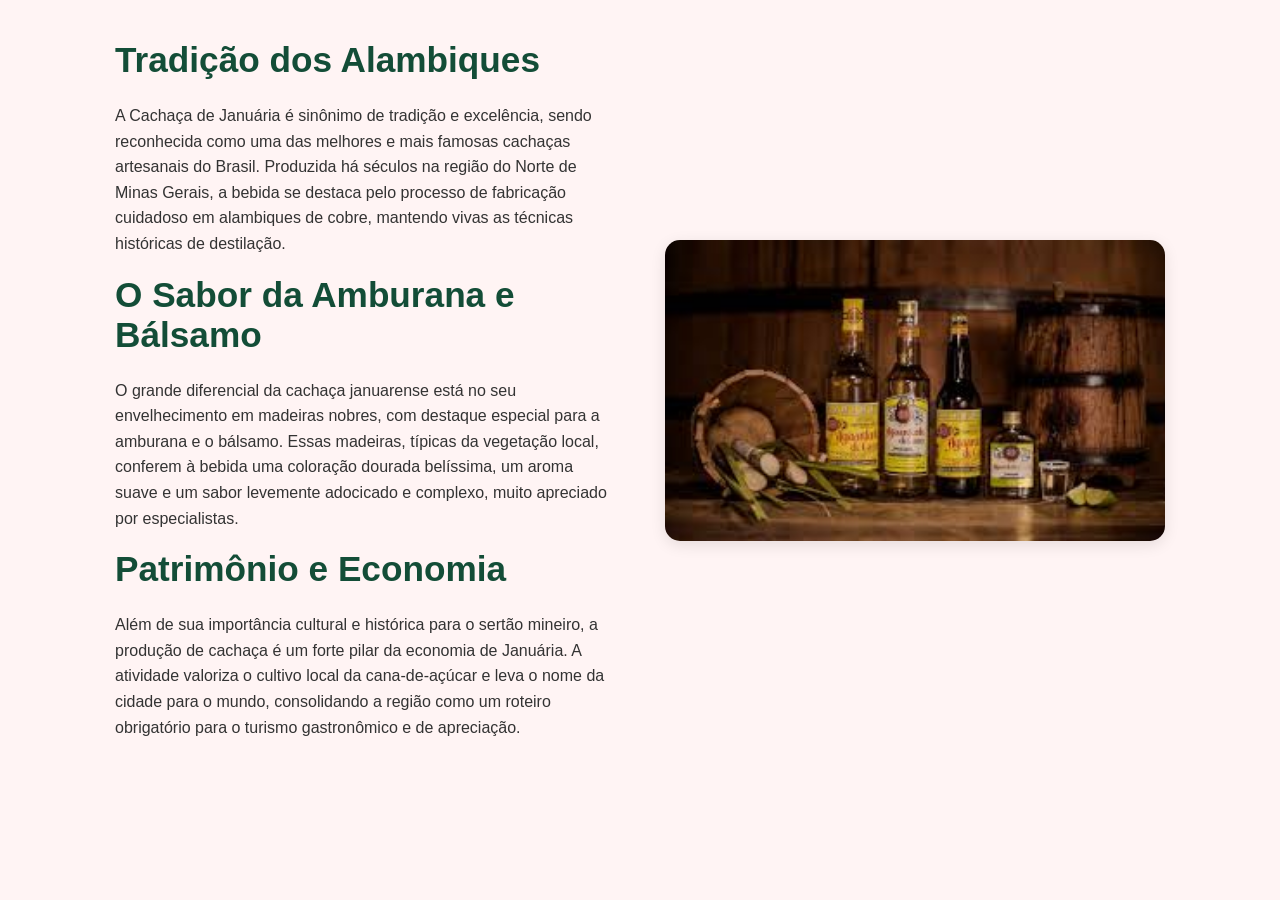
<file: src/pages/cachaca.html>
<!DOCTYPE html>
<html lang="pt-BR">
<head>
    <meta charset="UTF-8">
    <meta name="viewport" content="width=device-width, initial-scale=1.0">
    <title>Cachaça de Januária</title>
    <link rel="stylesheet" href="../style/paginas.css">
</head>
<body>

    
    <main class="container-flex">

        <article class="texto-cachaca">
            <h2>Tradição dos Alambiques</h2> <br>
            <p>
            A Cachaça de Januária é sinônimo de tradição e excelência, sendo reconhecida como uma das melhores e mais famosas cachaças artesanais do Brasil. Produzida há séculos na região do Norte de Minas Gerais, a bebida se destaca pelo processo de fabricação cuidadoso em alambiques de cobre, mantendo vivas as técnicas históricas de destilação.
            </p> <br>

            <h2>O Sabor da Amburana e Bálsamo</h2> <br>
            <p>
            O grande diferencial da cachaça januarense está no seu envelhecimento em madeiras nobres, com destaque especial para a amburana e o bálsamo. Essas madeiras, típicas da vegetação local, conferem à bebida uma coloração dourada belíssima, um aroma suave e um sabor levemente adocicado e complexo, muito apreciado por especialistas.
            </p> <br>

            <h2>Patrimônio e Economia</h2> <br>
            <p>
            Além de sua importância cultural e histórica para o sertão mineiro, a produção de cachaça é um forte pilar da economia de Januária. A atividade valoriza o cultivo local da cana-de-açúcar e leva o nome da cidade para o mundo, consolidando a região como um roteiro obrigatório para o turismo gastronômico e de apreciação.
            </p>
        </article>

        <img class="imagem-cachaca" src="../assets/img/cachaça.jpg" alt="Imagem de garrafas e doses da tradicional cachaça artesanal de Januária, Minas Gerais.">

    </main>

</body>
</html>
</file>
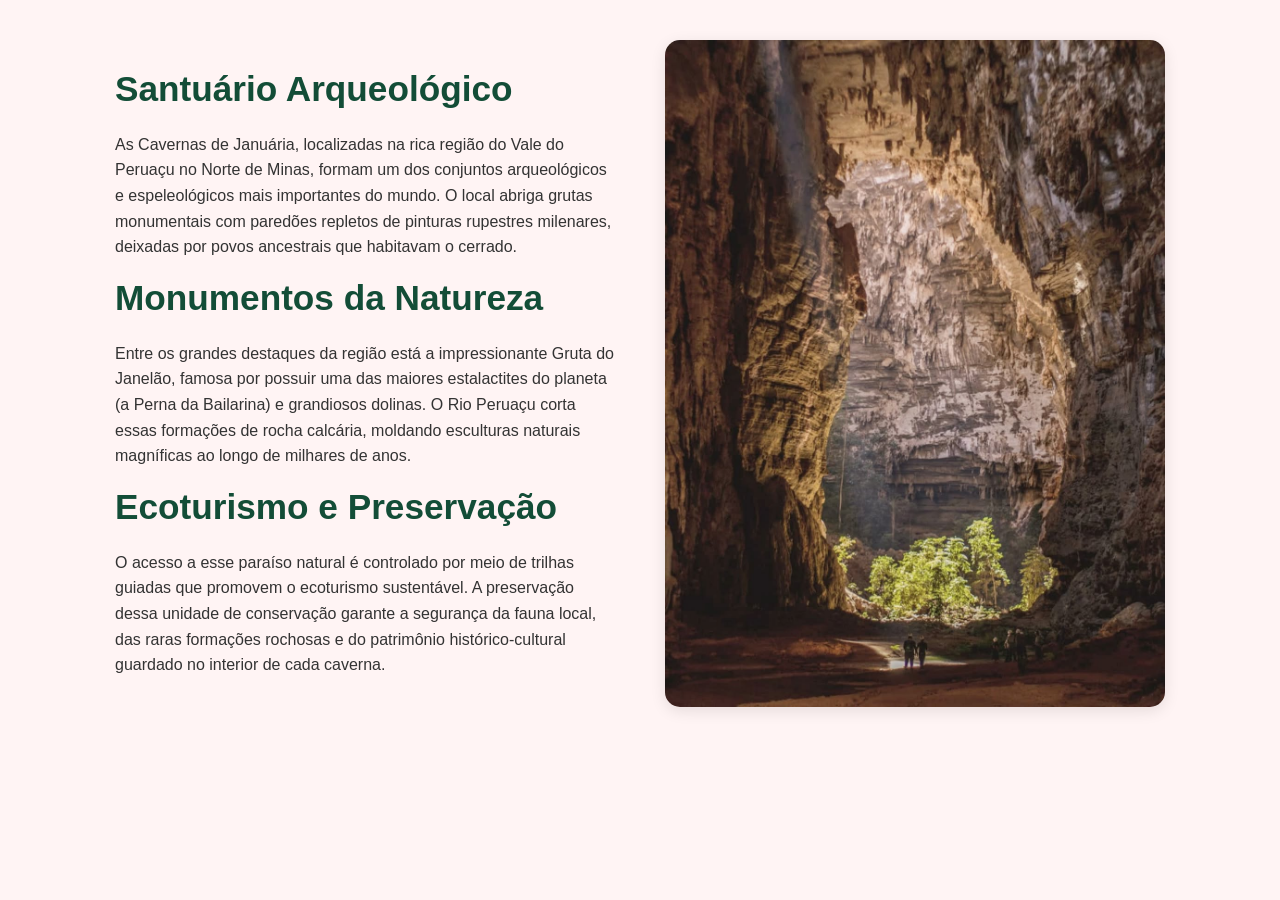
<file: src/pages/cavernas-peruacu.html>
<!DOCTYPE html>
<html lang="pt-BR">
<head>
    <meta charset="UTF-8">
    <meta name="viewport" content="width=device-width, initial-scale=1.0">
    <title>Cavernas de Januária</title>
    <link rel="stylesheet" href="../style/paginas.css">
</head>
<body>

    

    <main class="container-flex">

        <article class="texto-cavernas">
            <h2>Santuário Arqueológico</h2> <br>
            <p>
            As Cavernas de Januária, localizadas na rica região do Vale do Peruaçu no Norte de Minas, formam um dos conjuntos arqueológicos e espeleológicos mais importantes do mundo. O local abriga grutas monumentais com paredões repletos de pinturas rupestres milenares, deixadas por povos ancestrais que habitavam o cerrado.
            </p> <br>

            <h2>Monumentos da Natureza</h2> <br>
            <p>
            Entre os grandes destaques da região está a impressionante Gruta do Janelão, famosa por possuir uma das maiores estalactites do planeta (a Perna da Bailarina) e grandiosos dolinas. O Rio Peruaçu corta essas formações de rocha calcária, moldando esculturas naturais magníficas ao longo de milhares de anos.
            </p> <br>

            <h2>Ecoturismo e Preservação</h2> <br>
            <p>
            O acesso a esse paraíso natural é controlado por meio de trilhas guiadas que promovem o ecoturismo sustentável. A preservação dessa unidade de conservação garante a segurança da fauna local, das raras formações rochosas e do patrimônio histórico-cultural guardado no interior de cada caverna.
            </p>
        </article>

        <img class="imagem-cavernas" src="../assets/img/cavernaperuacu.jpg" alt="Imagem das impressionantes formações rochosas e cavernas na região de Januária, Minas Gerais.">

    </main>

</body>
</html>
</file>
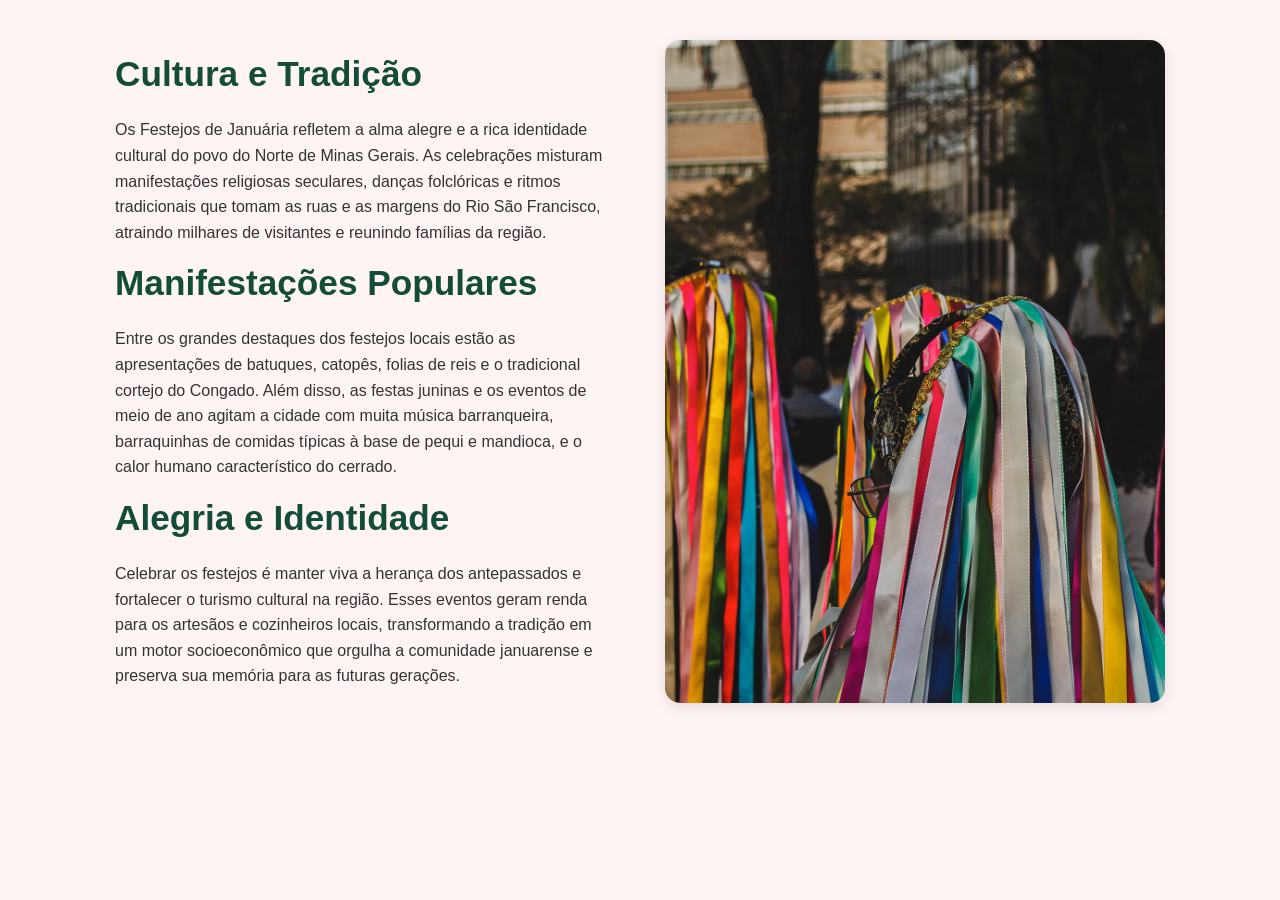
<file: src/pages/festejos.html>
<!DOCTYPE html>
<html lang="pt-BR">
<head>
    <meta charset="UTF-8">
    <meta name="viewport" content="width=device-width, initial-scale=1.0">
    <title>Festejos de Januária</title>
    <link rel="stylesheet" href="../style/paginas.css">
</head>
<body>
    
    <main class="container-flex">


        
        <article class="texto-festejos">
            <h2>Cultura e Tradição</h2> <br>
            <p>
            Os Festejos de Januária refletem a alma alegre e a rica identidade cultural do povo do Norte de Minas Gerais. As celebrações misturam manifestações religiosas seculares, danças folclóricas e ritmos tradicionais que tomam as ruas e as margens do Rio São Francisco, atraindo milhares de visitantes e reunindo famílias da região.
            </p> <br>

            <h2>Manifestações Populares</h2> <br>
            <p>
            Entre os grandes destaques dos festejos locais estão as apresentações de batuques, catopês, folias de reis e o tradicional cortejo do Congado. Além disso, as festas juninas e os eventos de meio de ano agitam a cidade com muita música barranqueira, barraquinhas de comidas típicas à base de pequi e mandioca, e o calor humano característico do cerrado.
            </p> <br>

            <h2>Alegria e Identidade</h2> <br>
            <p>
            Celebrar os festejos é manter viva a herança dos antepassados e fortalecer o turismo cultural na região. Esses eventos geram renda para os artesãos e cozinheiros locais, transformando a tradição em um motor socioeconômico que orgulha a comunidade januarense e preserva sua memória para as futuras gerações.
            </p>
        </article>

        <img class="imagem-festejos" src="../assets/img/festejos.jpg" alt="Imagem das celebrações e festejos tradicionais de Januária, Minas Gerais.">


    </main>

</body>
</html>
</file>
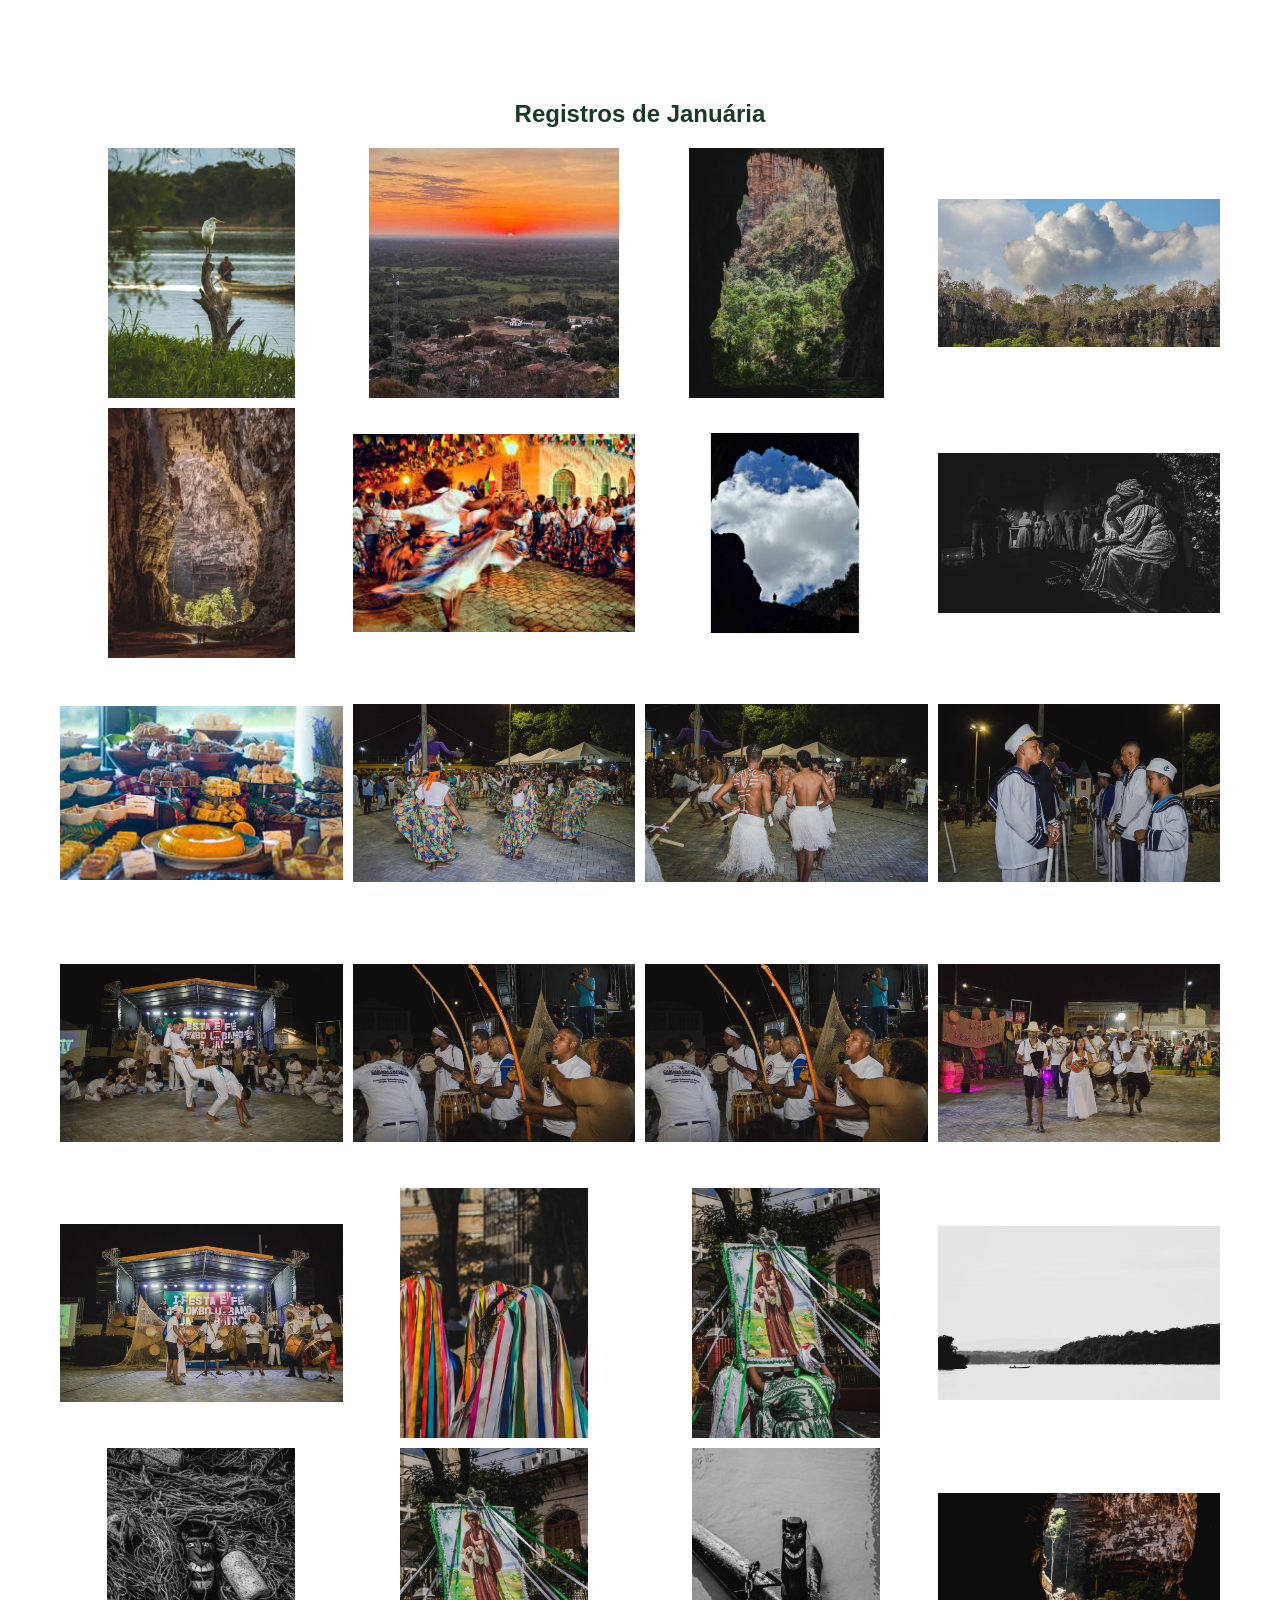
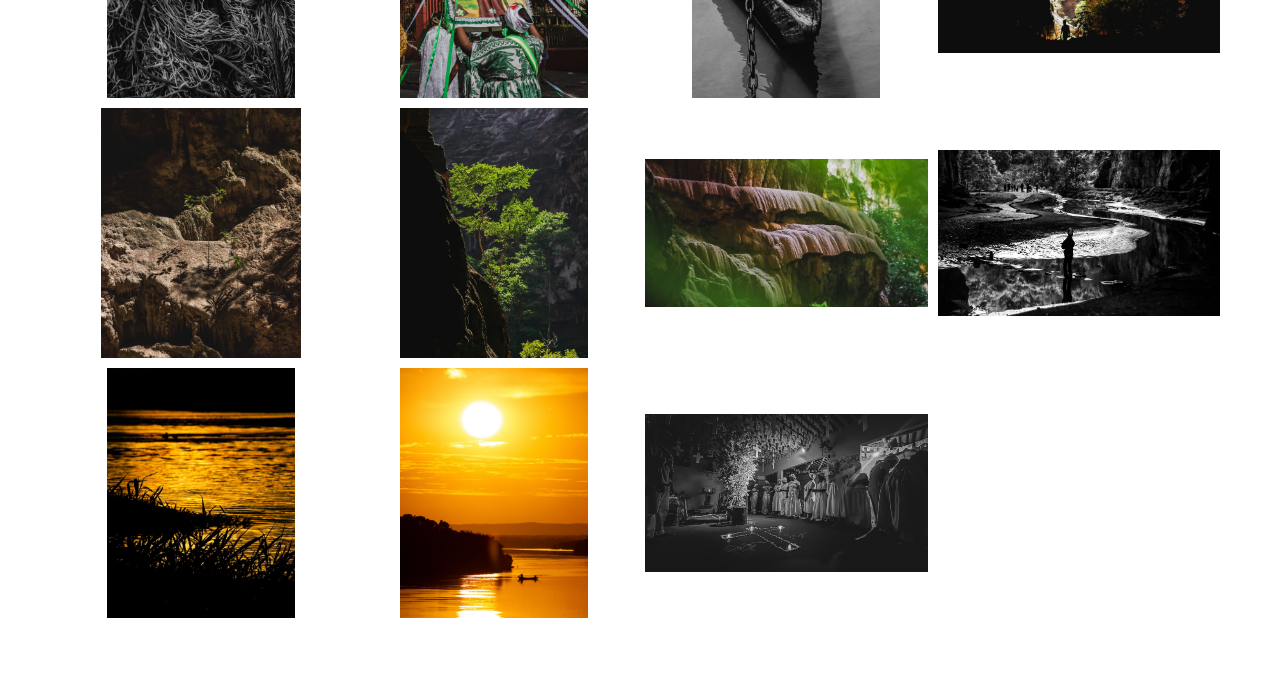
<file: src/pages/galeria.html>
<!DOCTYPE html>
<html lang="en">
<head>
    <meta charset="UTF-8">
    <meta name="viewport" content="width=device-width, initial-scale=1.0">
    <title>Document</title>
   <link rel="stylesheet" href="../style/estilo.css">

</head>
<body>
    
  <section class="secao-galeria">
    <h2>Registros de Januária</h2>
    <div class="grid-fotos"> 

        <img src="../assets/img/animal.jpg" alt="">
        <img src="../assets/img/brejo.jpg" alt="foto vista do brejo">
        <img src="../assets/img/caverna.jpg" alt="foto Caverna Peruaçu">
        <img src="../assets/img/caverna2.jpg" alt="foto Caverna Peruaçu">
        <img src="../assets/img/cavernaperuacu.jpg" alt="foto Caverna Peruaçu">
        <img src="../assets/img/comemoraçoes.jpg" alt="festa januaria">
        <img src="../assets/img/coracao-caverna.jpg" alt="foto Caverna Peruaçu">
        <img src="../assets/img/cultura.jpg" alt="foto Caverna Peruaçu">
        <img src="../assets/img/culinaria.jpg" alt="pratos de minas">
        <img src="../assets/img/festa-quilombo.jpg" alt="festa no quilombo">
        <img src="../assets/img/festa-quilombo2.jpg" alt="festa no quilombo">
        <img src="../assets/img/festa-quilombo3.jpg" alt="festa no quilombo">
        <img src="../assets/img/festa-quilombo4.jpg" alt="festa no quilombo">
        <img src="../assets/img/festa-quilombo5.jpg" alt="festa no quilombo">
        <img src="../assets/img/festa-quilombo5.jpg" alt="festa no quilombo">
        <img src="../assets/img/festa-quilombo6.jpg" alt="festa no quilombo">
        <img src="../assets/img/festa-quilombojpg.jpg" alt="festa no quilombo">
        <img src="../assets/img/festejos.jpg" alt="festejos januaria">
        <img src="../assets/img/festejos2.jpg" alt="festejos januaria">
        <img src="../assets/img/fotocinza-velho-chicojpg.jpg" alt="Velho Chico">
        <img src="../assets/img/fotograﬁa.jpg" alt="">
        <img src="../assets/img/festejos2.jpg" alt="festejos Januaria">
        <img src="../assets/img/fotograﬁa3.jpg" alt="">
        <img src="../assets/img/parque-nacional.jpg" alt="foto Caverna Peruaçu">
        <img src="../assets/img/parque-nacional2.jpg" alt="foto Caverna Peruaçu">
        <img src="../assets/img/parque-nacional3.jpg" alt="foto Caverna Peruaçu">
        <img src="../assets/img/parque-nacional4jpg.jpg" alt="foto Caverna Peruaçu">
        <img src="../assets/img/parque-nacional5jpg.jpg" alt="foto Caverna Peruaçu">
        <img src="../assets/img/rio-franscisco.jpg" alt="rio Velho Chico">
        <img src="../assets/img/rio-sao-francisco22jpg.jpg" alt="Rio Velho Chico">
        <img src="../assets/img/umbamda.jpg" alt="festa umbanda">

    </div>

    

</section>
</body>
</html>
</file>
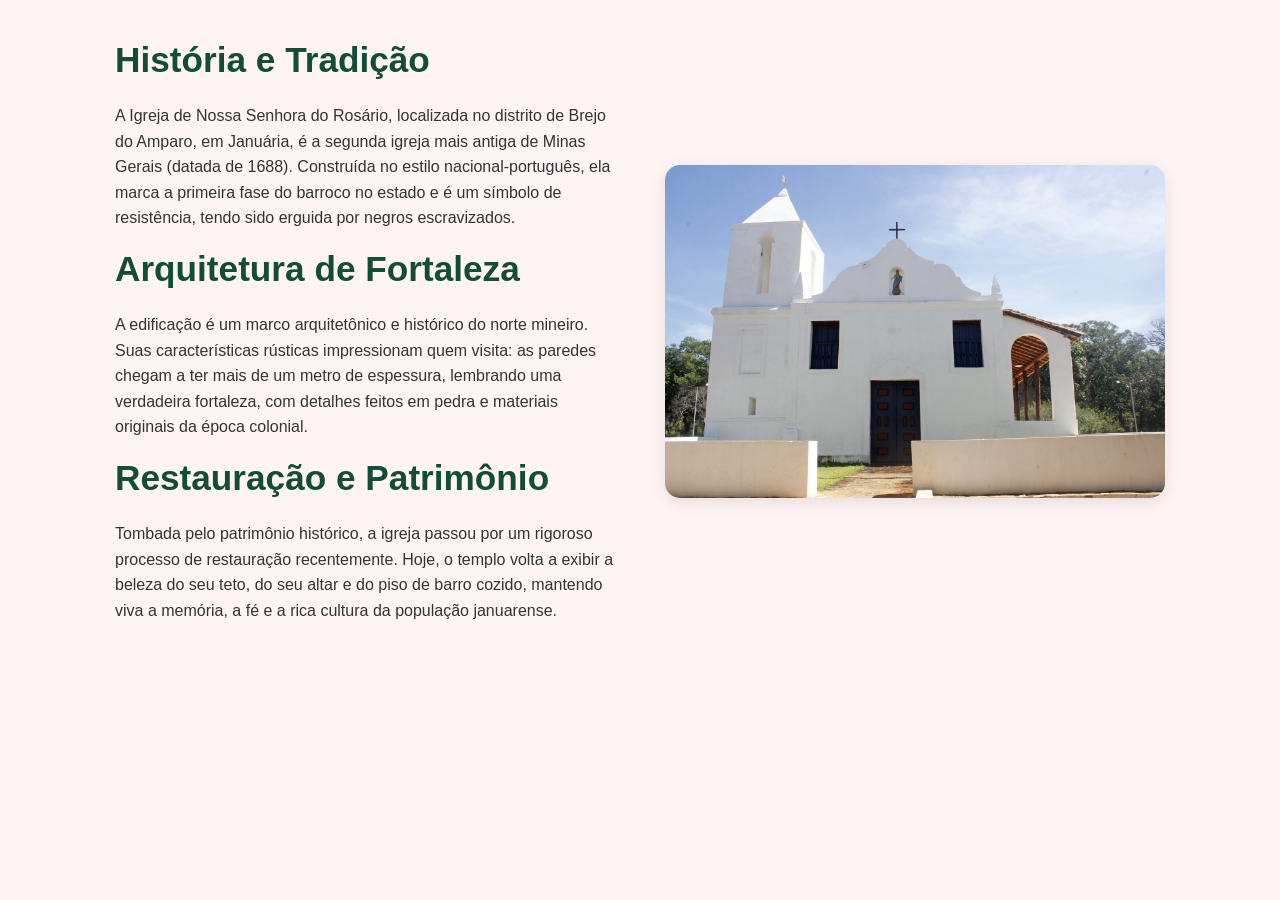
<file: src/pages/igreja-rosario.html>
<!DOCTYPE html>
<html lang="pt-BR">
<head>
    <meta charset="UTF-8">
    <meta name="viewport" content="width=device-width, initial-scale=1.0">
    <title>Igreja do Rosário - Januária</title>
    <link rel="stylesheet" href="../style/paginas.css">
</head>
<body>
    
    <main class="container-flex">

        <article class="texto-igreja">
            <h2>História e Tradição</h2> <br>
            <p>
            A Igreja de Nossa Senhora do Rosário, localizada no distrito de Brejo do Amparo, em Januária, é a segunda igreja mais antiga de Minas Gerais (datada de 1688). Construída no estilo nacional-português, ela marca a primeira fase do barroco no estado e é um símbolo de resistência, tendo sido erguida por negros escravizados.
            </p> <br>

            <h2>Arquitetura de Fortaleza</h2> <br>
            <p>
            A edificação é um marco arquitetônico e histórico do norte mineiro. Suas características rústicas impressionam quem visita: as paredes chegam a ter mais de um metro de espessura, lembrando uma verdadeira fortaleza, com detalhes feitos em pedra e materiais originais da época colonial.
            </p> <br>

            <h2>Restauração e Patrimônio</h2> <br>
            <p>
            Tombada pelo patrimônio histórico, a igreja passou por um rigoroso processo de restauração recentemente. Hoje, o templo volta a exibir a beleza do seu teto, do seu altar e do piso de barro cozido, mantendo viva a memória, a fé e a rica cultura da população januarense.
            </p>
        </article>

        <img class="imagem-igreja" src="../assets/img/igreja-januaria.jpg" alt="Imagem da Igreja do Rosário em Januária, Minas Gerais.">


    </main>

</body>
</html>
</file>
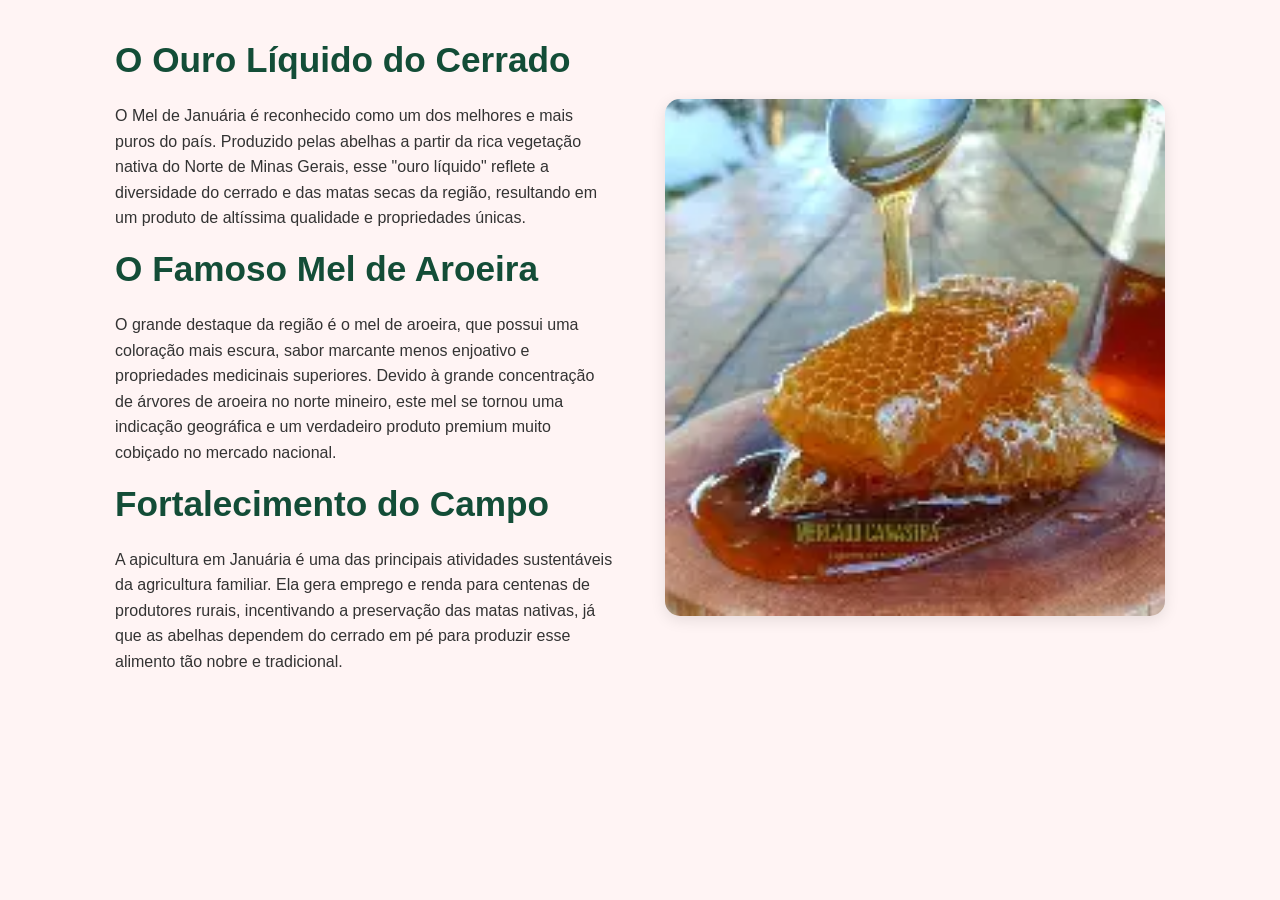
<file: src/pages/mel.html>
<!DOCTYPE html>
<html lang="pt-BR">
<head>
    <meta charset="UTF-8">
    <meta name="viewport" content="width=device-width, initial-scale=1.0">
    <title>Mel de Januária</title>
    <link rel="stylesheet" href="../style/paginas.css">
</head>
<body>
    
    <main class="container-flex">

        <article class="texto-mel">
            <h2>O Ouro Líquido do Cerrado</h2> <br>
            <p>
            O Mel de Januária é reconhecido como um dos melhores e mais puros do país. Produzido pelas abelhas a partir da rica vegetação nativa do Norte de Minas Gerais, esse "ouro líquido" reflete a diversidade do cerrado e das matas secas da região, resultando em um produto de altíssima qualidade e propriedades únicas.
            </p> <br>

            <h2>O Famoso Mel de Aroeira</h2> <br>
            <p>
            O grande destaque da região é o mel de aroeira, que possui uma coloração mais escura, sabor marcante menos enjoativo e propriedades medicinais superiores. Devido à grande concentração de árvores de aroeira no norte mineiro, este mel se tornou uma indicação geográfica e um verdadeiro produto premium muito cobiçado no mercado nacional.
            </p> <br>

            <h2>Fortalecimento do Campo</h2> <br>
            <p>
            A apicultura em Januária é uma das principais atividades sustentáveis da agricultura familiar. Ela gera emprego e renda para centenas de produtores rurais, incentivando a preservação das matas nativas, já que as abelhas dependem do cerrado em pé para produzir esse alimento tão nobre e tradicional.
            </p>
        </article>

        <img class="imagem-mel" src="../assets/img/mel.webp" alt="Imagem de potes de mel artesanal produzidos na região de Januária, Minas Gerais.">


    </main>

</body>
</html>
</file>
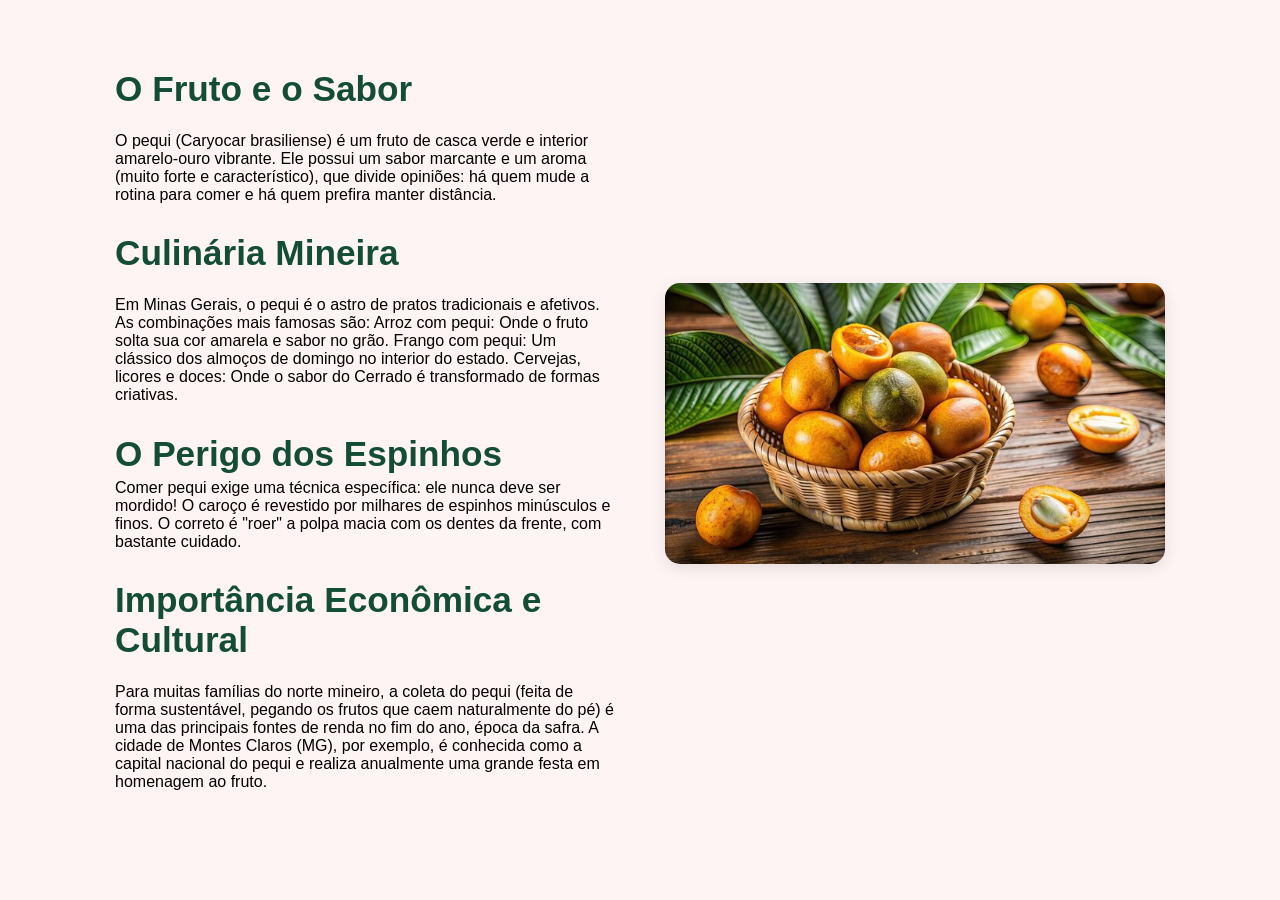
<file: src/pages/pequi.html>
<!DOCTYPE html>
<html lang="en">
<head>
    <meta charset="UTF-8">
    <meta name="viewport" content="width=device-width, initial-scale=1.0">
    <title>Pequi</title>
    <link rel="stylesheet" href="../style/paginas.css">
</head>
<body>
    
    <main class="container-flex">

        <article class="texto-pequi">
            <p>
            <h2>O Fruto e o Sabor</h2> <br>
            O pequi (Caryocar brasiliense) é um fruto de casca verde e interior amarelo-ouro vibrante. Ele possui um sabor marcante e um aroma (muito forte e característico), que divide opiniões: há quem mude a rotina para comer e há quem prefira manter distância. <p>

            <h2>Culinária Mineira</h2> <br>
            Em Minas Gerais, o pequi é o astro de pratos tradicionais e afetivos. As combinações mais famosas são:

            Arroz com pequi: Onde o fruto solta sua cor amarela e sabor no grão.

            Frango com pequi: Um clássico dos almoços de domingo no interior do estado.

            Cervejas, licores e doces: Onde o sabor do Cerrado é transformado de formas criativas.

            <h2>O Perigo dos Espinhos</h2>
            Comer pequi exige uma técnica específica: ele nunca deve ser mordido! O caroço é revestido por milhares de espinhos minúsculos e finos. O correto é "roer" a polpa macia com os dentes da frente, com bastante cuidado.

            <h2>Importância Econômica e Cultural</h2> <br>
            Para muitas famílias do norte mineiro, a coleta do pequi (feita de forma sustentável, pegando os frutos que caem naturalmente do pé) é uma das principais fontes de renda no fim do ano, época da safra. A cidade de Montes Claros (MG), por exemplo, é conhecida como a capital nacional do pequi e realiza anualmente uma grande festa em homenagem ao fruto.

            </p>
        </article>

        <img class="fruta-pequi" src="../assets/img/pequi555.jpg" alt="Imagem da fruta Pequi.">
        

    </main>

</body>
</html>
</file>
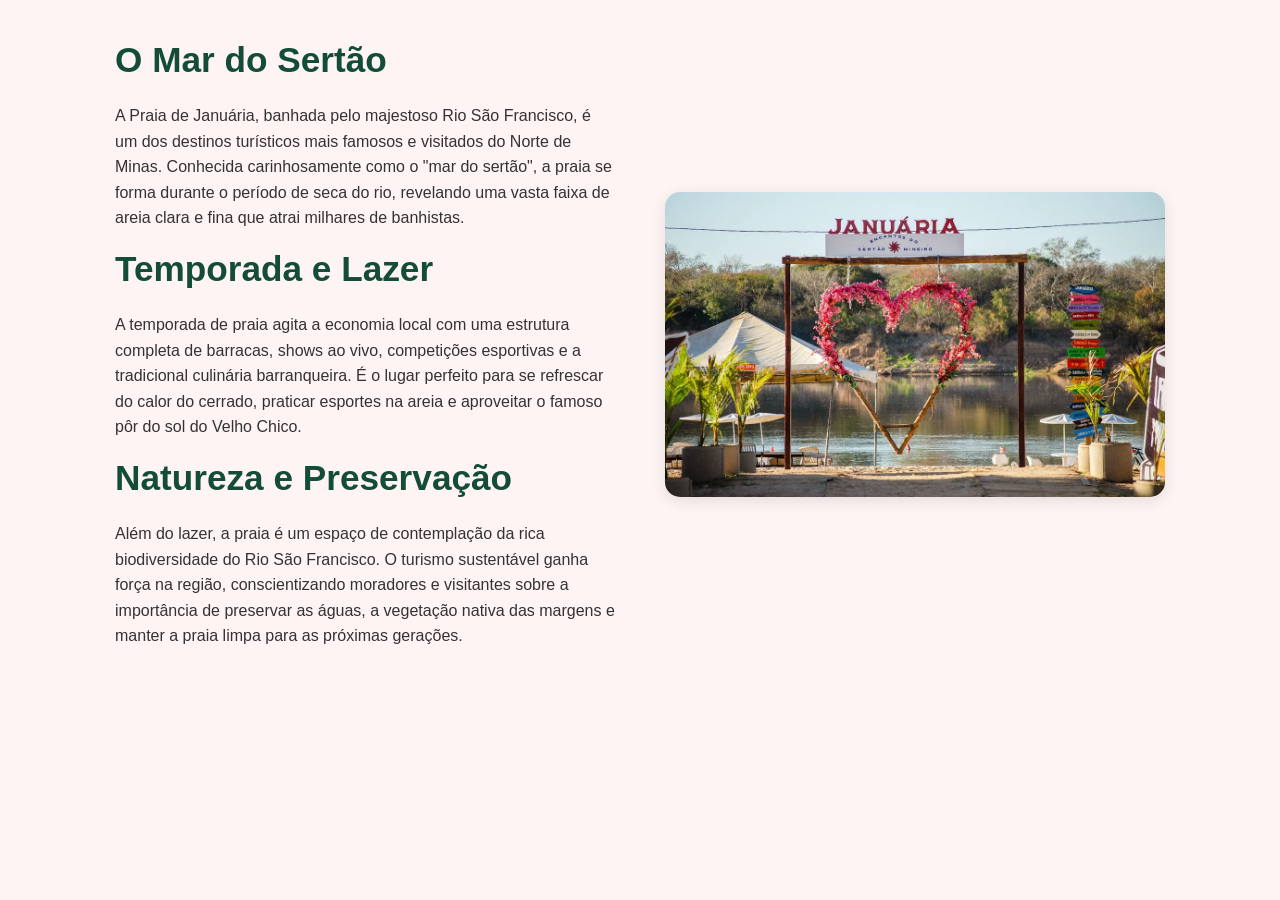
<file: src/pages/praia-januaria.html>
<!DOCTYPE html>
<html lang="pt-BR">
<head>
    <meta charset="UTF-8">
    <meta name="viewport" content="width=device-width, initial-scale=1.0">
    <title>Praia de Januária</title>
    <link rel="stylesheet" href="../style/paginas.css">
</head>
<body>
    
    <main class="container-flex">

        <article class="texto-praia">
            <h2>O Mar do Sertão</h2> <br>
            <p>
            A Praia de Januária, banhada pelo majestoso Rio São Francisco, é um dos destinos turísticos mais famosos e visitados do Norte de Minas. Conhecida carinhosamente como o "mar do sertão", a praia se forma durante o período de seca do rio, revelando uma vasta faixa de areia clara e fina que atrai milhares de banhistas.
            </p> <br>

            <h2>Temporada e Lazer</h2> <br>
            <p>
            A temporada de praia agita a economia local com uma estrutura completa de barracas, shows ao vivo, competições esportivas e a tradicional culinária barranqueira. É o lugar perfeito para se refrescar do calor do cerrado, praticar esportes na areia e aproveitar o famoso pôr do sol do Velho Chico.
            </p> <br>

            <h2>Natureza e Preservação</h2> <br>
            <p>
            Além do lazer, a praia é um espaço de contemplação da rica biodiversidade do Rio São Francisco. O turismo sustentável ganha força na região, conscientizando moradores e visitantes sobre a importância de preservar as águas, a vegetação nativa das margens e manter a praia limpa para as próximas gerações.
            </p>
        </article>

        <img class="imagem-praia" src="../assets/img/image.png" alt="Imagem da Praia de Januária no Rio São Francisco, Minas Gerais.">


    </main>

</body>
</html>
</file>
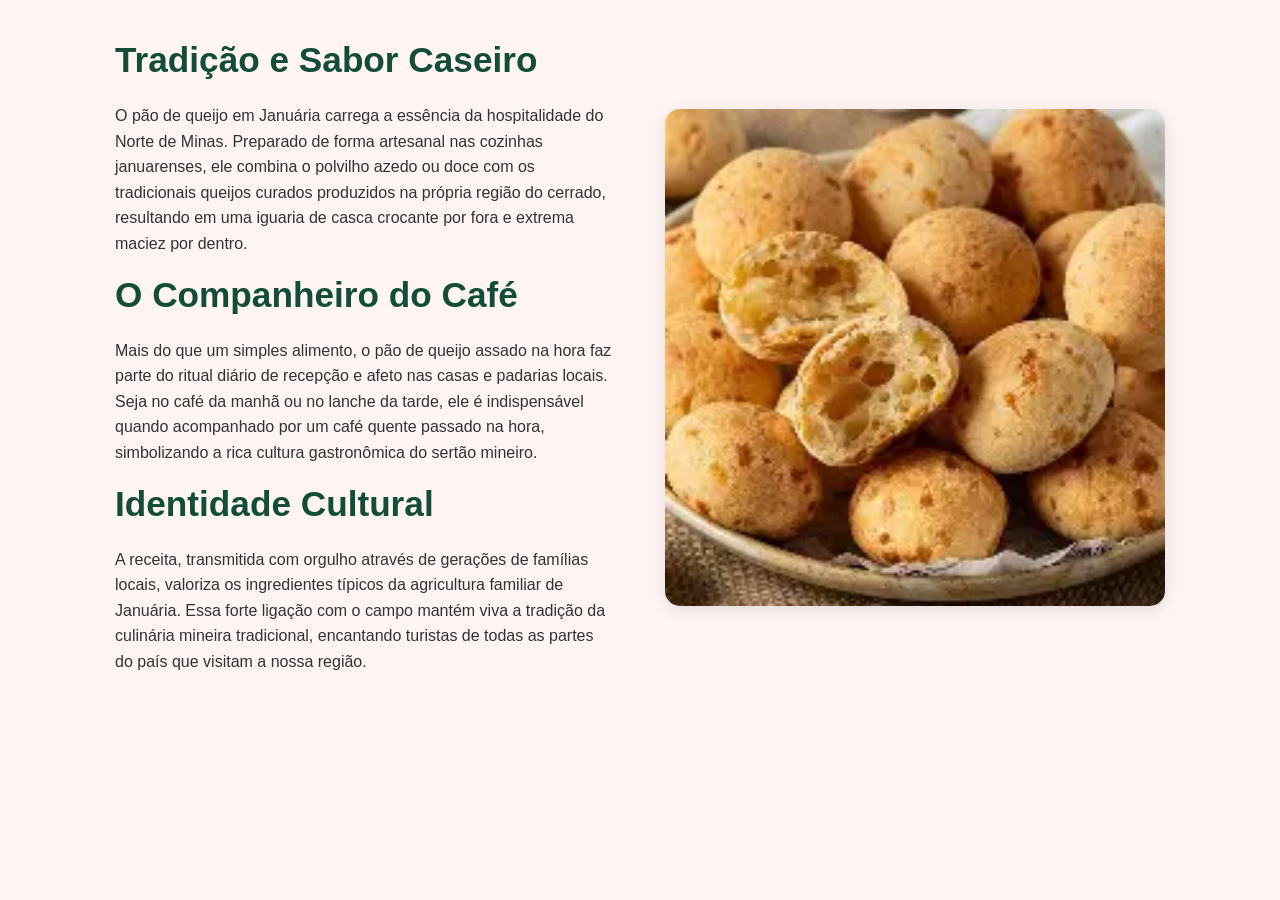
<file: src/pages/pão-de-queijo.html>
<!DOCTYPE html>
<html lang="pt-BR">
<head>
    <meta charset="UTF-8">
    <meta name="viewport" content="width=device-width, initial-scale=1.0">
    <title>Pão de Queijo de Januária</title>
    <link rel="stylesheet" href="../style/paginas.css">
</head>
<body>

    <main class="container-flex">

        <article class="texto-pao-de-queijo">
            <h2>Tradição e Sabor Caseiro</h2> <br>
            <p>
            O pão de queijo em Januária carrega a essência da hospitalidade do Norte de Minas. Preparado de forma artesanal nas cozinhas januarenses, ele combina o polvilho azedo ou doce com os tradicionais queijos curados produzidos na própria região do cerrado, resultando em uma iguaria de casca crocante por fora e extrema maciez por dentro.
            </p> <br>

            <h2>O Companheiro do Café</h2> <br>
            <p>
            Mais do que um simples alimento, o pão de queijo assado na hora faz parte do ritual diário de recepção e afeto nas casas e padarias locais. Seja no café da manhã ou no lanche da tarde, ele é indispensável quando acompanhado por um café quente passado na hora, simbolizando a rica cultura gastronômica do sertão mineiro.
            </p> <br>

            <h2>Identidade Cultural</h2> <br>
            <p>
            A receita, transmitida com orgulho através de gerações de famílias locais, valoriza os ingredientes típicos da agricultura familiar de Januária. Essa forte ligação com o campo mantém viva a tradição da culinária mineira tradicional, encantando turistas de todas as partes do país que visitam a nossa região.
            </p>
        </article>

        <img class="imagem-pao-de-queijo" src="../assets/img/pao de queijo.webp" alt="Imagem de tradicionais pães de queijo assados da região de Januária, Minas Gerais.">


    </main>

</body>
</html>
</file>
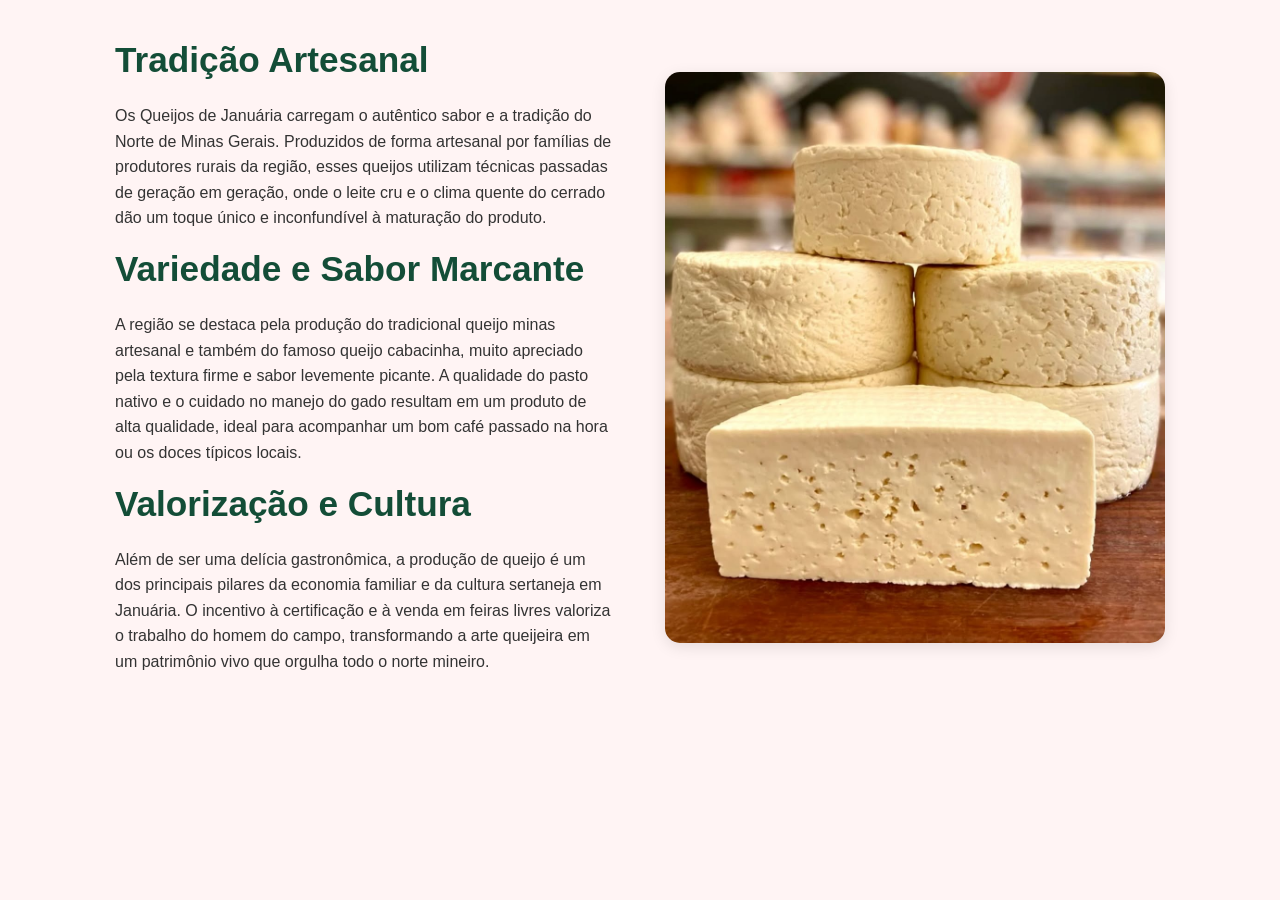
<file: src/pages/queijo.html>
<!DOCTYPE html>
<html lang="pt-BR">
<head>
    <meta charset="UTF-8">
    <meta name="viewport" content="width=device-width, initial-scale=1.0">
    <title>Queijos de Januária</title>
    <link rel="stylesheet" href="../style/paginas.css">
</head>
<body>
    
    <main class="container-flex">

        <article class="texto-queijos">
            <h2>Tradição Artesanal</h2> <br>
            <p>
            Os Queijos de Januária carregam o autêntico sabor e a tradição do Norte de Minas Gerais. Produzidos de forma artesanal por famílias de produtores rurais da região, esses queijos utilizam técnicas passadas de geração em geração, onde o leite cru e o clima quente do cerrado dão um toque único e inconfundível à maturação do produto.
            </p> <br>

            <h2>Variedade e Sabor Marcante</h2> <br>
            <p>
            A região se destaca pela produção do tradicional queijo minas artesanal e também do famoso queijo cabacinha, muito apreciado pela textura firme e sabor levemente picante. A qualidade do pasto nativo e o cuidado no manejo do gado resultam em um produto de alta qualidade, ideal para acompanhar um bom café passado na hora ou os doces típicos locais.
            </p> <br>

            <h2>Valorização e Cultura</h2> <br>
            <p>
            Além de ser uma delícia gastronômica, a produção de queijo é um dos principais pilares da economia familiar e da cultura sertaneja em Januária. O incentivo à certificação e à venda em feiras livres valoriza o trabalho do homem do campo, transformando a arte queijeira em um patrimônio vivo que orgulha todo o norte mineiro.
            </p>
        </article>

        <img class="imagem-queijos" src="../assets/img/queijo-mineiro.jpg" alt="Imagem dos tradicionais queijos artesanais produzidos na região de Januária, Minas Gerais.">


    </main>

</body>
</html>
</file>
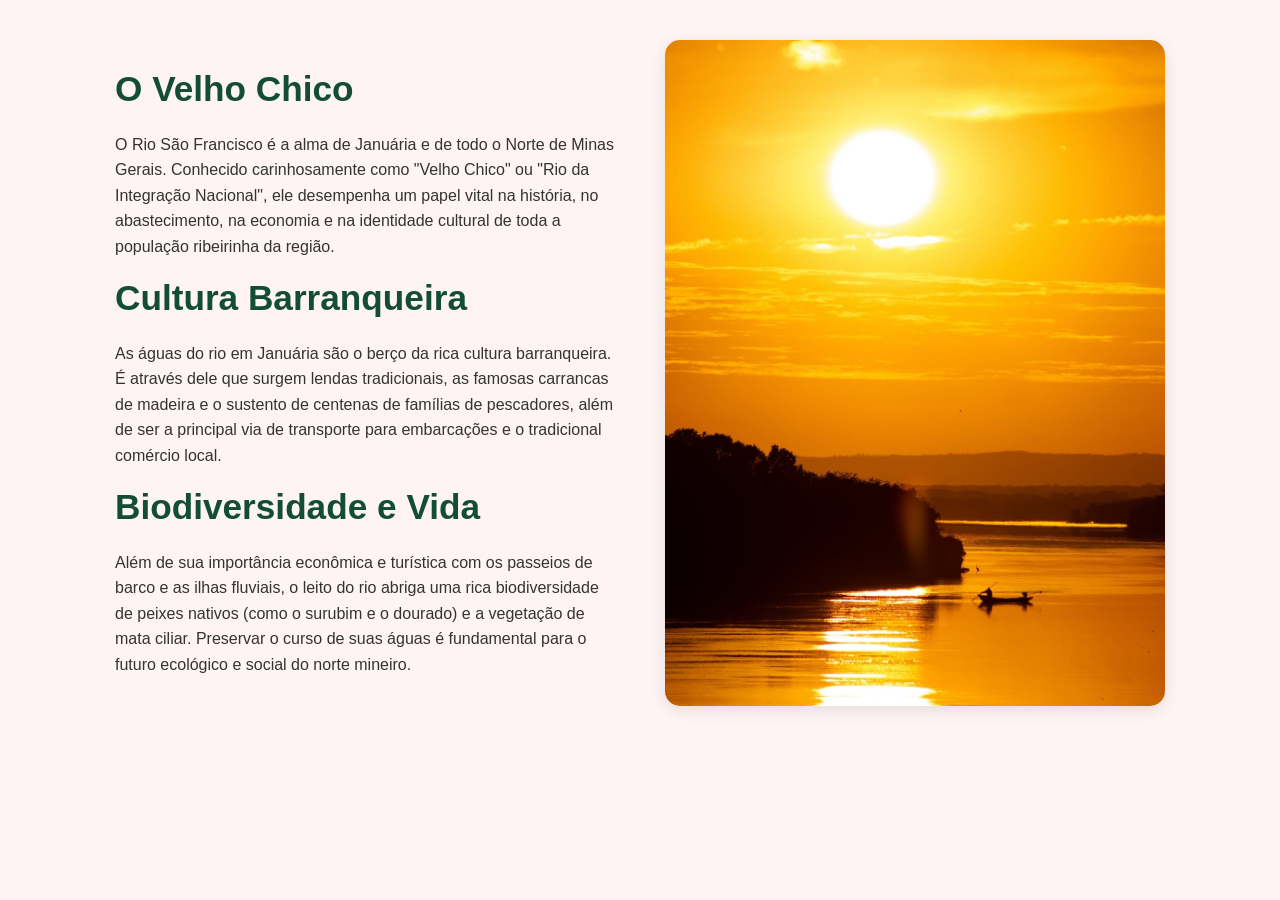
<file: src/pages/rio-sao-francisco.html>
<!DOCTYPE html>
<html lang="pt-BR">
<head>
    <meta charset="UTF-8">
    <meta name="viewport" content="width=device-width, initial-scale=1.0">
    <title>Rio São Francisco - Januária</title>
    <link rel="stylesheet" href="../style/paginas.css">
</head>
<body>
    
    <main class="container-flex">

        <article class="texto-rio">
            <h2>O Velho Chico</h2> <br>
            <p>
            O Rio São Francisco é a alma de Januária e de todo o Norte de Minas Gerais. Conhecido carinhosamente como "Velho Chico" ou "Rio da Integração Nacional", ele desempenha um papel vital na história, no abastecimento, na economia e na identidade cultural de toda a população ribeirinha da região.
            </p> <br>

            <h2>Cultura Barranqueira</h2> <br>
            <p>
            As águas do rio em Januária são o berço da rica cultura barranqueira. É através dele que surgem lendas tradicionais, as famosas carrancas de madeira e o sustento de centenas de famílias de pescadores, além de ser a principal via de transporte para embarcações e o tradicional comércio local.
            </p> <br>

            <h2>Biodiversidade e Vida</h2> <br>
            <p>
            Além de sua importância econômica e turística com os passeios de barco e as ilhas fluviais, o leito do rio abriga uma rica biodiversidade de peixes nativos (como o surubim e o dourado) e a vegetação de mata ciliar. Preservar o curso de suas águas é fundamental para o futuro ecológico e social do norte mineiro.
            </p>
        </article>

        <img class="imagem-rio" src="../assets/img/rio-sao-francisco22jpg.jpg" alt="Imagem do majestoso Rio São Francisco na região de Januária, Minas Gerais.">


    </main>

</body>
</html>
</file>
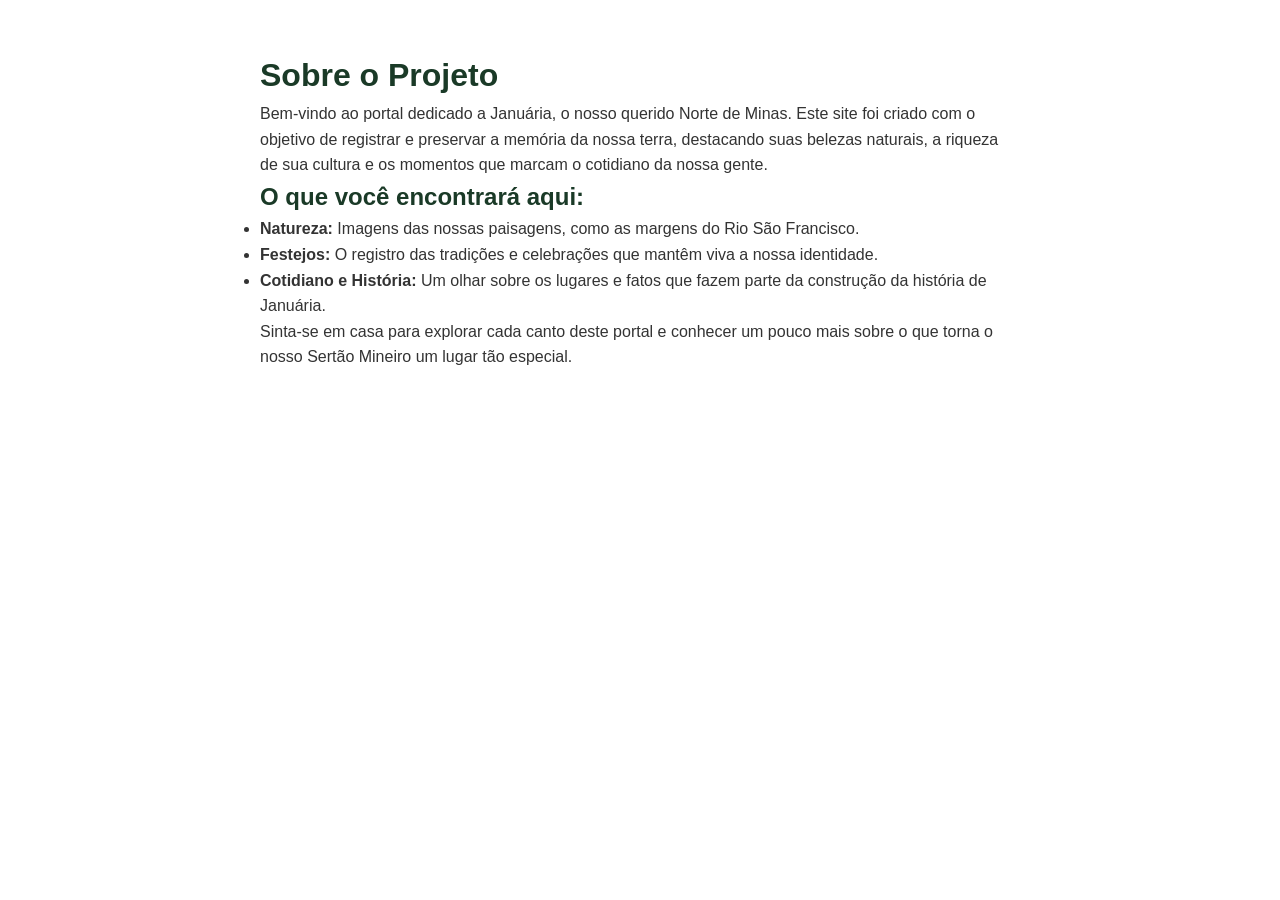
<file: src/pages/sobre.html>
<!DOCTYPE html>
<html lang="en">
<head>
    <meta charset="UTF-8">
    <meta name="viewport" content="width=device-width, initial-scale=1.0">
    <title>Document</title>
<link rel="stylesheet" href="../style/estilo.css">
</head>
<body>
    <main class="container-texto">
    <h1>Sobre o Projeto</h1>
    <p>Bem-vindo ao portal dedicado a Januária, o nosso querido Norte de Minas. Este site foi criado com o objetivo de registrar e preservar a memória da nossa terra, destacando suas belezas naturais, a riqueza de sua cultura e os momentos que marcam o cotidiano da nossa gente.</p>
    
    <h2>O que você encontrará aqui:</h2>
    <ul>
        <li><strong>Natureza:</strong> Imagens das nossas paisagens, como as margens do Rio São Francisco.</li>
        <li><strong>Festejos:</strong> O registro das tradições e celebrações que mantêm viva a nossa identidade.</li>
        <li><strong>Cotidiano e História:</strong> Um olhar sobre os lugares e fatos que fazem parte da construção da história de Januária.</li>
    </ul>
    
    <p>Sinta-se em casa para explorar cada canto deste portal e conhecer um pouco mais sobre o que torna o nosso Sertão Mineiro um lugar tão especial.</p>
</main>
</body>
</html>
</file>
<file: src/style/paginas.css>
body {
    margin: 0;
    padding: 0;
    font-family: Arial, sans-serif;
    background-color: #fff4f4;
}

.container-flex {
    display: flex;
    align-items: center;
    justify-content: center;
    gap: 50px;
    max-width: 1200px;
    margin: 0 auto;
    padding: 40px 20px;
}

.texto-pequi {
    flex: 1;
    max-width: 500px;
}

.texto-pequi h2 {
    color: #134d37;
    font-size: 2.2rem;
    margin-bottom: 5px;
}

.texto-pequi p {
    color: #333333;
    font-size: 1rem;
    line-height: 1.6;
}

.fruta-pequi {
    flex: 1;
    max-width: 500px;
    width: 100%;
    height: auto;
    border-radius: 15px;
    box-shadow: 0 4px 15px rgba(0, 0, 0, 0.1);
    object-fit: cover;
}
.container-flex {
    display: flex;
    align-items: center;
    justify-content: center;
    gap: 50px;
    max-width: 1200px;
    margin: 0 auto;
    padding: 40px 20px;
}

.texto-igreja {
    flex: 1;
    max-width: 500px;
}

.texto-igreja h2 {
    color: #134d37;
    font-size: 2.2rem;
    margin-bottom: 5px;
    margin-top: 0;
}

.texto-igreja p {
    color: #333333;
    font-size: 1rem;
    line-height: 1.6;
    margin: 0;
}

.imagem-igreja {
    flex: 1;
    max-width: 500px;
    width: 100%;
    height: auto;
    border-radius: 15px;
    box-shadow: 0 4px 15px rgba(0, 0, 0, 0.1);
    object-fit: cover;
}
.container-flex {
    display: flex;
    align-items: center;
    justify-content: center;
    gap: 50px;
    max-width: 1200px;
    margin: 0 auto;
    padding: 40px 20px;
}

.texto-praia {
    flex: 1;
    max-width: 500px;
}

.texto-praia h2 {
    color: #134d37;
    font-size: 2.2rem;
    margin-bottom: 5px;
    margin-top: 0;
}

.texto-praia p {
    color: #333333;
    font-size: 1rem;
    line-height: 1.6;
    margin: 0;
}

.imagem-praia {
    flex: 1;
    max-width: 500px;
    width: 100%;
    height: auto;
    border-radius: 15px;
    box-shadow: 0 4px 15px rgba(0, 0, 0, 0.1);
    object-fit: cover;
}
.container-flex {
    display: flex;
    align-items: center;
    justify-content: center;
    gap: 50px;
    max-width: 1200px;
    margin: 0 auto;
    padding: 40px 20px;
}

.texto-rio {
    flex: 1;
    max-width: 500px;
}

.texto-rio h2 {
    color: #134d37;
    font-size: 2.2rem;
    margin-bottom: 5px;
    margin-top: 0;
}

.texto-rio p {
    color: #333333;
    font-size: 1rem;
    line-height: 1.6;
    margin: 0;
}

.imagem-rio {
    flex: 1;
    max-width: 500px;
    width: 100%;
    height: auto;
    border-radius: 15px;
    box-shadow: 0 4px 15px rgba(0, 0, 0, 0.1);
    object-fit: cover;
}
.container-flex {
    display: flex;
    align-items: center;
    justify-content: center;
    gap: 50px;
    max-width: 1200px;
    margin: 0 auto;
    padding: 40px 20px;
}

.texto-cavernas {
    flex: 1;
    max-width: 500px;
}

.texto-cavernas h2 {
    color: #134d37;
    font-size: 2.2rem;
    margin-bottom: 5px;
    margin-top: 0;
}

.texto-cavernas p {
    color: #333333;
    font-size: 1rem;
    line-height: 1.6;
    margin: 0;
}

.imagem-cavernas {
    flex: 1;
    max-width: 500px;
    width: 100%;
    height: auto;
    border-radius: 15px;
    box-shadow: 0 4px 15px rgba(0, 0, 0, 0.1);
    object-fit: cover;
}
.container-flex {
    display: flex;
    align-items: center;
    justify-content: center;
    gap: 50px;
    max-width: 1200px;
    margin: 0 auto;
    padding: 40px 20px;
}

.texto-pantanal {
    flex: 1;
    max-width: 500px;
}

.texto-pantanal h2 {
    color: #134d37;
    font-size: 2.2rem;
    margin-bottom: 5px;
    margin-top: 0;
}

.texto-pantanal p {
    color: #333333;
    font-size: 1rem;
    line-height: 1.6;
    margin: 0;
}

.imagem-pantanal {
    flex: 1;
    max-width: 500px;
    width: 100%;
    height: auto;
    border-radius: 15px;
    box-shadow: 0 4px 15px rgba(0, 0, 0, 0.1);
    object-fit: cover;
} 
.container-flex {
    display: flex;
    align-items: center;
    justify-content: center;
    gap: 50px;
    max-width: 1200px;
    margin: 0 auto;
    padding: 40px 20px;
}

.texto-festejos {
    flex: 1;
    max-width: 500px;
}

.texto-festejos h2 {
    color: #134d37;
    font-size: 2.2rem;
    margin-bottom: 5px;
    margin-top: 0;
}

.texto-festejos p {
    color: #333333;
    font-size: 1rem;
    line-height: 1.6;
    margin: 0;
}

.imagem-festejos {
    flex: 1;
    max-width: 500px;
    width: 100%;
    height: auto;
    border-radius: 15px;
    box-shadow: 0 4px 15px rgba(0, 0, 0, 0.1);
    object-fit: cover;
}
.container-flex {
    display: flex;
    align-items: center;
    justify-content: center;
    gap: 50px;
    max-width: 1200px;
    margin: 0 auto;
    padding: 40px 20px;
}

.texto-queijos {
    flex: 1;
    max-width: 500px;
}

.texto-queijos h2 {
    color: #134d37;
    font-size: 2.2rem;
    margin-bottom: 5px;
    margin-top: 0;
}

.texto-queijos p {
    color: #333333;
    font-size: 1rem;
    line-height: 1.6;
    margin: 0;
}

.imagem-queijos {
    flex: 1;
    max-width: 500px;
    width: 100%;
    height: auto;
    border-radius: 15px;
    box-shadow: 0 4px 15px rgba(0, 0, 0, 0.1);
    object-fit: cover;
}
.container-flex {
    display: flex;
    align-items: center;
    justify-content: center;
    gap: 50px;
    max-width: 1200px;
    margin: 0 auto;
    padding: 40px 20px;
}

.texto-pao-de-queijo {
    flex: 1;
    max-width: 500px;
}

.texto-pao-de-queijo h2 {
    color: #134d37;
    font-size: 2.2rem;
    margin-bottom: 5px;
    margin-top: 0;
}

.texto-pao-de-queijo p {
    color: #333333;
    font-size: 1rem;
    line-height: 1.6;
    margin: 0;
}

.imagem-pao-de-queijo {
    flex: 1;
    max-width: 500px;
    width: 100%;
    height: auto;
    border-radius: 15px;
    box-shadow: 0 4px 15px rgba(0, 0, 0, 0.1);
    object-fit: cover;
}

.container-flex {
    display: flex;
    align-items: center;
    justify-content: center;
    gap: 50px;
    max-width: 1200px;
    margin: 0 auto;
    padding: 40px 20px;
}

.texto-mel {
    flex: 1;
    max-width: 500px;
}

.texto-mel h2 {
    color: #134d37;
    font-size: 2.2rem;
    margin-bottom: 5px;
    margin-top: 0;
}

.texto-mel p {
    color: #333333;
    font-size: 1rem;
    line-height: 1.6;
    margin: 0;
}

.imagem-mel {
    flex: 1;
    max-width: 500px;
    width: 100%;
    height: auto;
    border-radius: 15px;
    box-shadow: 0 4px 15px rgba(0, 0, 0, 0.1);
    object-fit: cover;
}
.container-flex {
    display: flex;
    align-items: center;
    justify-content: center;
    gap: 50px;
    max-width: 1200px;
    margin: 0 auto;
    padding: 40px 20px;
}

.texto-cachaca {
    flex: 1;
    max-width: 500px;
}

.texto-cachaca h2 {
    color: #134d37;
    font-size: 2.2rem;
    margin-bottom: 5px;
    margin-top: 0;
}

.texto-cachaca p {
    color: #333333;
    font-size: 1rem;
    line-height: 1.6;
    margin: 0;
}

.imagem-cachaca {
    flex: 1;
    max-width: 500px;
    width: 100%;
    height: auto;
    border-radius: 15px;
    box-shadow: 0 4px 15px rgba(0, 0, 0, 0.1);
    object-fit: cover;
}
</file>
<file: src/style/estilo.css>
* {
    margin: 0;
    padding: 0;
    box-sizing: border-box;
}



.imagem-destaque {
    width: 100%;
    height: 88vh; 
    object-fit: cover; 
    display: block;
}

.navbar {
    width: 100%;
    padding: 20px 8%;
    display: flex;
    justify-content: space-between;
    align-items: center;
    background-color: #086808;
    font-family: 'Montserrat', sans-serif;
}

.logo {
display: flex;
    flex-direction: column;
    text-decoration: none;
}

.nav-links {
    display: flex;
    list-style: none;
    gap: 100px;
}

.logo-titulo {
    color: #ffffff;
    font-size: 1.8rem;
    font-weight: bold;
    line-height: 1;
}
.logo-subtitulo {
    color: #ffffff;
    font-size: 0.8rem;
    font-weight: bold;
    text-transform: uppercase;
    letter-spacing: 4px;
    margin-top: 4px;
    margin-left: -20px;
    opacity: 0.9;
}
.nav-links a {
    color: #ffffff;
    text-decoration: none;
    font-size: 1.1rem;
    font-weight: bold;
    text-transform: uppercase;
    letter-spacing: 2px;
    text-shadow: 1px 1px 4px rgba(0, 0, 0, 0.751);
    transition: 0.3s ease;
    display: inline-block;
}

.nav-links a:hover {
    color: #e0e0e0;
    transform: scale(1.1);
}

.secao-principal{
    display: flex;
    flex-direction: column;
    align-items: center;
    padding: 60px 8%;
 
}
.texto-principal {
    display: flex;
    align-items: center;
    justify-content: space-between;
    gap: 100px; 
    padding: 60px 5%;
    max-width: 1600px; 
    margin: 180px auto;
}

.bloco-texto {
    flex: 1;
    min-width: 500px; 
}
.foto-principal {
    flex: 1.2;
    width: 100%;
    max-width: 850px; 
    border-radius: 15px;
    box-shadow: 0px 10px 20px rgba(0, 0, 0, 0.15);
}
.bloco-texto h2 {
    font-family: 'Merriweather', serif;
    font-size: 4rem;
    color: #1A5336;
    margin-bottom: 20px;
}

.bloco-texto p {
    font-family: 'Montserrat', sans-serif;
    font-size: 1.3rem;
    line-height: 1.8;
    color: #333333;
}
.secao-historia {
    background-color: #275239;
    display: flex;
    align-items: center;
    justify-content: space-between;
    padding: 80px 8%;
    gap: 60px;
}

.bloco-texto-historia {
    flex: 1.2;
}

.bloco-texto-historia p {
    color: #ffffff;
    font-family: 'Merriweather', serif;
    font-size: 1.2rem;
    line-height: 1.6;
    margin-bottom: 20px;
}

.bloco-imagem-historia {
    flex: 1;
}

.bloco-imagem-historia img {
    width: 100%;
    border: 15px solid #fcfbf9;
    box-shadow: 0px 15px 25px rgba(0, 0, 0, 0.4);
}


.carrossel-horizontal {
    display: flex;
    overflow-x: auto;
    scroll-snap-type: x mandatory;
    scroll-behavior: smooth;
    align-items: flex-start;
}

.carrossel-horizontal::-webkit-scrollbar {
    display: none;
}

.slide-item {
    min-width: 100%;
    scroll-snap-align: start;
    box-sizing: border-box;
    position: relative;
    scroll-margin-top: 15vh;
}

.seta-navegacao {
    position: absolute;
    top: 50%;
    transform: translateY(-50%);
    background-color: rgba(244, 239, 230, 0.9);
    color: #275239;
    text-decoration: none;
    font-size: 2rem;
    padding: 10px 18px;
    border-radius: 50%;
    z-index: 10;
    transition: 0.3s;
    font-weight: bold;
}

.seta-navegacao:hover {
    background-color: #ffffff;
    transform: translateY(-50%) scale(1.1);
}

.seta-esq {
    left: 20px;
}

.seta-dir {
    right: 20px;
}
.secao-tropeiros {
    background-color: #275239;
    display: flex;
    align-items: center;
    justify-content: space-between;
    padding: 80px 8%;
    gap: 60px;
}

.bloco-esq-tropeiros {
    flex: 1;
    display: flex;
    flex-direction: column;
    gap: 30px;
}

.caixa-papel {
    background-color: #8A9A86;
    padding: 40px;
   color: #333333;
    font-family: 'Merriweather', serif;
    font-size: 1.1rem;
    line-height: 1.6;
    border-radius: 12px;
   
}

.bloco-esq-tropeiros img {
    width: 100%;
    max-width: 450px;
    margin: 0 auto;
    border: 10px solid #F4EFE6;
}

.bloco-dir-tropeiros {
    flex: 1;
    color: #ffffff;
}

.bloco-dir-tropeiros h2 {
    font-family: 'Merriweather', serif;
    font-size: 3.5rem;
    margin-bottom: 40px;
}

.caixa-curiosidade h3 {
    background-color: #8A9A86;
    color: #333333;
    display: inline-block;
    padding: 10px 20px;
    font-family: 'Merriweather', serif;
    font-size: 1.5rem;
    margin-bottom: 20px;
    border-radius: 12px;
}

.caixa-curiosidade p {
    font-family: 'Montserrat', sans-serif;
    font-size: 1.1rem;
    line-height: 1.6;
    margin-bottom: 15px;
}


.secao-brejo {
    background-color: #275239;
    display: flex;
    align-items: center;
    justify-content: space-between;
    padding: 80px 8%;
    gap: 60px;
}

.bloco-esq-brejo {
    flex: 1.2;
    color: #ffffff;
}

.bloco-esq-brejo h2 {
    font-family: 'Merriweather', serif;
    font-size: 3.5rem;
    margin-bottom: 30px;
}

.bloco-esq-brejo p {
    font-family: 'Montserrat', sans-serif;
    font-size: 1.2rem;
    line-height: 1.6;
    margin-bottom: 20px;
}

.bloco-dir-brejo {
    flex: 1;
    background-color: #8A9A86;
    padding: 40px;
    display: flex;
    flex-direction: column;
    align-items: center;
    gap: 30px;
    box-shadow: 0px 10px 20px rgba(0, 0, 0, 0.15);
    border-radius: 12px;
}

.texto-curiosidade-brejo {
    text-align: center;
    font-family: 'Montserrat', sans-serif;
    font-size: 0.95rem;
    color: #141414;
    line-height: 1.6;
}

.container-foto-brejo {
    position: relative;
    width: 100%;
    max-width: 450px;
    margin: 0 auto;
}

.container-foto-brejo img {
    width: 100%;
    max-height: 300px;
    object-fit: cover;
    border: 15px solid #ffffff;
}
.legenda-foto {
    position: absolute;
    bottom: -15px;
    right: 10px;
    background-color: #111111;
    color: #ffffff;
    padding: 10px 15px;
    font-family: 'Montserrat', sans-serif;
    font-weight: 700;
    font-size: 0.9rem;
    transform: rotate(3deg);
}


.secao-quem-foi {
    background-color: #275239;
    display: flex;
    flex-direction: column;
    align-items: center;
    justify-content: center;
    padding: 80px 8%;
    gap: 60px;
}

.cabecalho-quem-foi {
    text-align: center;
    max-width: 900px;
}

.cabecalho-quem-foi h2 {
    color: #ffffff;
    font-family: 'Merriweather', serif;
    font-size: 3.5rem;
    margin-bottom: 30px;
}

.cabecalho-quem-foi p {
    color: #ffffff;
    font-family: 'Montserrat', sans-serif;
    font-size: 1.2rem;
    line-height: 1.6;
}

.versoes-quem-foi {
    display: flex;
    justify-content: space-between;
    gap: 80px;
    width: 100%;
    max-width: 1100px;
}

.coluna-versao {
    flex: 1;
    text-align: center;
}

.tag-versao {
    background-color: #8A9A86;
    color: #333333;
    display: inline-block;
    padding: 10px 30px;
    font-family: 'Merriweather', serif;
    font-size: 1.5rem;
    margin-bottom: 25px;
    border-radius: 12px;
}

.coluna-versao p {
    color: #ffffff;
    font-family: 'Montserrat', sans-serif;
    font-size: 1.1rem;
    line-height: 1.6;
}

.secao-conclusao {
    background-color: #275239;
    display: flex;
    align-items: center;
    justify-content: center;
    padding: 80px 8%;
    gap: 60px;
}


.coluna-memoria-povo {
    flex: 1;
    display: flex;
    flex-direction: column;
    align-items: center;
}

.tag-conclusao {
    background-color: #8A9A86;
    color: #333333;
    display: inline-block;
    padding: 10px 25px;
    font-family: 'Merriweather', serif;
    font-size: 1.5rem;
    margin-bottom: 30px;
    box-shadow: 2px 4px 10px rgba(0,0,0,0.2);
    border-radius: 12px;
}

.caixa-texto-conclusao {
    background-color: #e8f4e6;
    padding: 40px;
    color: #333333;
    font-family: 'Montserrat', sans-serif;
    font-size: 1.1rem;
    line-height: 1.6;
    box-shadow: 5px 5px 15px rgba(0,0,0,0.2);
    width: 100%;
    max-width: 500px;
    border-radius: 12px;
}


.secao-curiosidades {
    background-color: #1a3a27;
    padding: 80px 0;
    display: flex;
    justify-content: center;
    margin-top: 150px;
    margin-bottom: 100px;
}

.container-comparativo {
    max-width: 1100px;
    text-align: center;
    color: #ffffff;
}

.container-comparativo h2 {
    font-family: 'Merriweather', serif;
    font-size: 3rem;
    margin-bottom: 20px;
}

.container-comparativo p {
    font-family: 'Montserrat', sans-serif;
    font-size: 1.2rem;
    margin-bottom: 50px;
}

.grid-diferencas {
    display: flex;
    gap: 30px;
    flex-wrap: wrap;
}

.cartao-diferenca {
    background-color: #F4EFE6;
    padding: 30px;
    color: #333333;
    border-radius: 10px;
    flex: 1;
    min-width: 280px;
}

.cartao-diferenca h3 {
    font-family: 'Merriweather', serif;
    font-size: 1.5rem;
    margin-bottom: 15px;
    color: #275239;
}

.cartao-diferenca p {
    font-size: 1rem;
    line-height: 1.5;
    margin-bottom: 0;
}




.titulo-carrossel{
text-align: center;
font-size: 2.9rem;
color: #1f1f1f;
margin-bottom: 5%;
margin-top: 90px;

}

.secao-carrossel {
    padding: 100px 20px;
    background-color: #e4dcdc;
   
   
}

.pista-cards {
    display: flex;
    flex-wrap: nowrap;
    gap: 60px;
    padding: 20px 8%;
    overflow-x: auto;
    scroll-snap-type: x mandatory;
    scroll-padding-left: 5%;

}

.card {
     width: 650px;
     flex-shrink: 0;
    background:  #000000;
    border-radius: 20px;
    overflow: hidden;
    text-decoration: none;
    transition: transform 0.3s ease;
    flex-shrink: 0;
    scroll-snap-align: start;
    position: relative;

}
   
    

.card:hover {
    transform: scale(1.05); 
}

.card img {
    width: 100%;
    height: 550px;
    object-fit: cover;
}

.conteudo-card {
    padding: 20px;
    position : absolute;
    bottom: 0;
    left: 0;
    width: 100%;
    padding: 20px;
    background: transparent
}

.conteudo-card h3 {
    color: #ffffff;
    font-size: 2.4rem;
  
}


.card:first-child {
    margin-left: 5%;
}
    .card:last-child {
    margin-right: 5%; 
}


.secao-interativa {
    background-color: #f9f7f2; 
    padding: 60px 20px;
    text-align: center;
}

.container-interativo h3 {
    font-family: 'Merriweather', serif;
    font-size: 2rem;
    color: #1a3a27;
    margin-bottom: 15px;
}

.botao-galeria {
    display: inline-block;
    margin-top: 25px;
    padding: 15px 30px;
    background-color: #1a3a27;
    color: #ffffff;
    text-decoration: none;
    border-radius: 5px;
    font-weight: bold;
    transition: background 0.3s;
}

.botao-galeria:hover {
    background-color: #2c5e40;
}


.rodape-projeto {
    background-color: #0f2b1a;
    color: #ffffff;
    padding: 40px 0;
    text-align: center;
    font-family: 'Montserrat', sans-serif;
    font-size: 0.9rem;
    border-top: 5px solid #a8c6a0;
}

.conteudo-rodape p {
    margin: 5px 0;
}

.links-sociais {
    margin-top: 15px;
}

.links-sociais a {
    color: #a8c6a0;
    text-decoration: none;
    margin: 0 10px;
    transition: 0.3s;
}

.links-sociais a:hover {
    color: #ffffff;
    text-decoration: underline;
}

.secao-galeria {
padding: 60px 20px;
background-color: #ffffff;
}

.secao-galeria h2 {
text-align: center;
color: #1a3a27;
margin: 40px 0 20px 0;
font-family: 'Montserrat', sans-serif;
}

.grid-fotos {
display: grid;
grid-template-columns: repeat(auto-fit, minmax(250px, 1fr));
gap: 10px;
max-width: 1200px;
margin: 0 auto;
padding: 0 20px;
}

.grid-fotos img {
    width: 100%;
    height: 250px;
    object-fit: contain;
    background-color: transparent;
    border-radius: 8px;
    transition: transform 0.3s;
}

.grid-fotos img:hover {
transform: scale(1.03);
}

.container-texto {
    max-width: 800px;
    margin: 50px auto;
    padding: 0 20px;
    line-height: 1.6;
    font-family: 'Montserrat', sans-serif;
    color: #333;
}

.container-texto h1, .container-texto h2 {
    color: #1a3a27;
}



@media (max-width: 768px) {
    .texto-principal {
        flex-direction: column;
        text-align: center;
        padding: 20px 5%;
    }

    .foto-principal {
        max-width: 100%;
    }
    
    .bloco-texto h1 {
        font-size: 2.5rem;
    }
}
</file>
